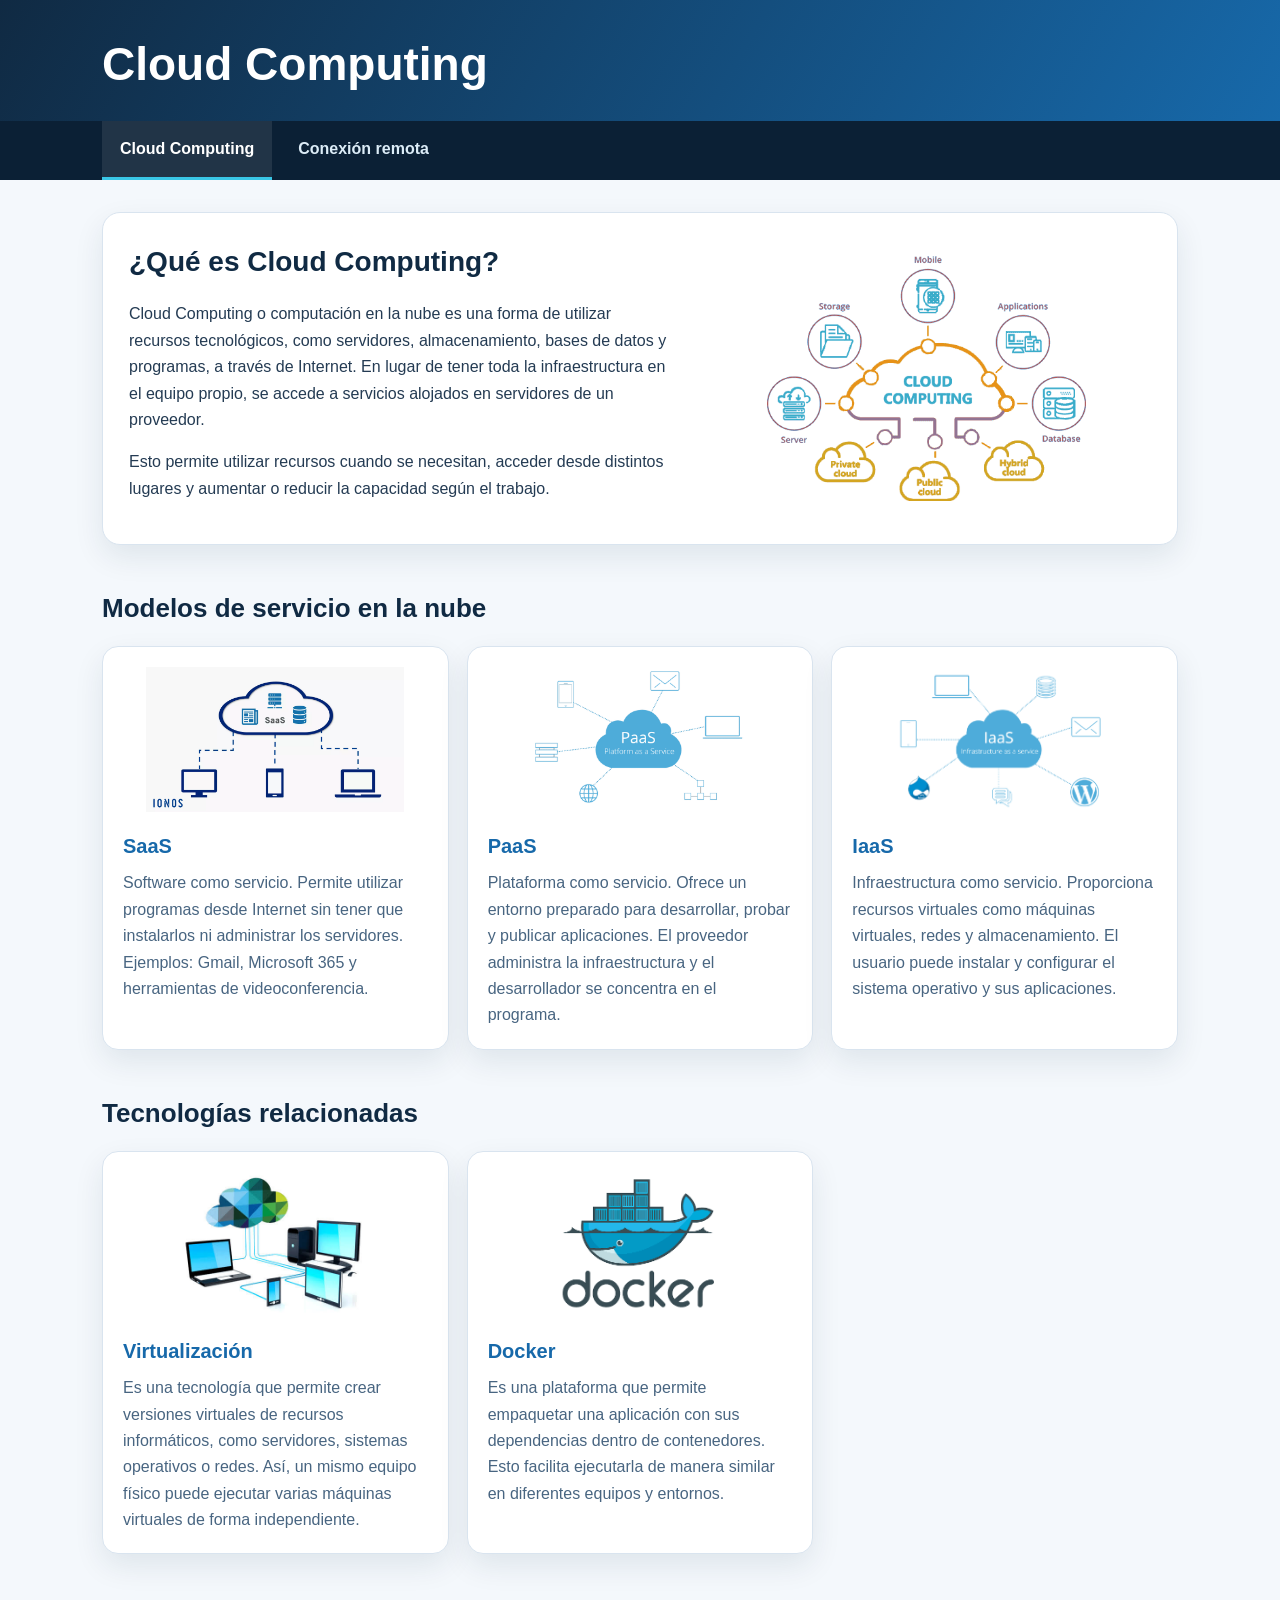
<file: index.html>
<!DOCTYPE html>
<html lang="es">
<head>
  <meta charset="UTF-8">
  <meta name="viewport" content="width=device-width, initial-scale=1.0">
  <title>Cloud Computing | Servicios en la nube</title>
  <link rel="stylesheet" href="style.css">
</head>
<body>
<header><div class="top">
  <div class="brand"></div>
  <h1>Cloud Computing</h1>
  <p></p>
</div></header>
<nav><div class="nav-inner">
  <a class="active" href="index.html">Cloud Computing</a>
  <a href="conexion-remota.html">Conexión remota</a>
</div></nav>
<main>
  <section class="intro">
    <div><h2>¿Qué es Cloud Computing?</h2>
      <p>Cloud Computing o computación en la nube es una forma de utilizar recursos tecnológicos, como servidores, almacenamiento, bases de datos y programas, a través de Internet. En lugar de tener toda la infraestructura en el equipo propio, se accede a servicios alojados en servidores de un proveedor.</p>
      <p>Esto permite utilizar recursos cuando se necesitan, acceder desde distintos lugares y aumentar o reducir la capacidad según el trabajo.</p>
    </div>
    <img src="img/cloud.png" alt="Ilustración de computación en la nube">
  </section>

  <h2 class="section-title">Modelos de servicio en la nube</h2>
  <section class="grid">
    <article class="card"><img src="img/saas.png" alt="Ilustración de SaaS"><h3>SaaS</h3>
      <p>Software como servicio. Permite utilizar programas desde Internet sin tener que instalarlos ni administrar los servidores. Ejemplos: Gmail, Microsoft 365 y herramientas de videoconferencia.</p></article>
    <article class="card"><img src="img/paas.png" alt="Ilustración de PaaS"><h3>PaaS</h3>
      <p>Plataforma como servicio. Ofrece un entorno preparado para desarrollar, probar y publicar aplicaciones. El proveedor administra la infraestructura y el desarrollador se concentra en el programa.</p></article>
    <article class="card"><img src="img/laas.png" alt="Ilustración de IaaS"><h3>IaaS</h3>
      <p>Infraestructura como servicio. Proporciona recursos virtuales como máquinas virtuales, redes y almacenamiento. El usuario puede instalar y configurar el sistema operativo y sus aplicaciones.</p></article>
  </section>

  <h2 class="section-title">Tecnologías relacionadas</h2>
  <section class="grid">
    <article class="card"><img src="img/virtualizacion.png" alt="Ilustración de virtualización"><h3>Virtualización</h3>
      <p>Es una tecnología que permite crear versiones virtuales de recursos informáticos, como servidores, sistemas operativos o redes. Así, un mismo equipo físico puede ejecutar varias máquinas virtuales de forma independiente.</p></article>
    <article class="card"><img src="img/docker.png" alt="Ilustración de Docker"><h3>Docker</h3>
      <p>Es una plataforma que permite empaquetar una aplicación con sus dependencias dentro de contenedores. Esto facilita ejecutarla de manera similar en diferentes equipos y entornos.</p></article>
  </section>
</main>
<footer></footer>
</body>
</html>
</file>
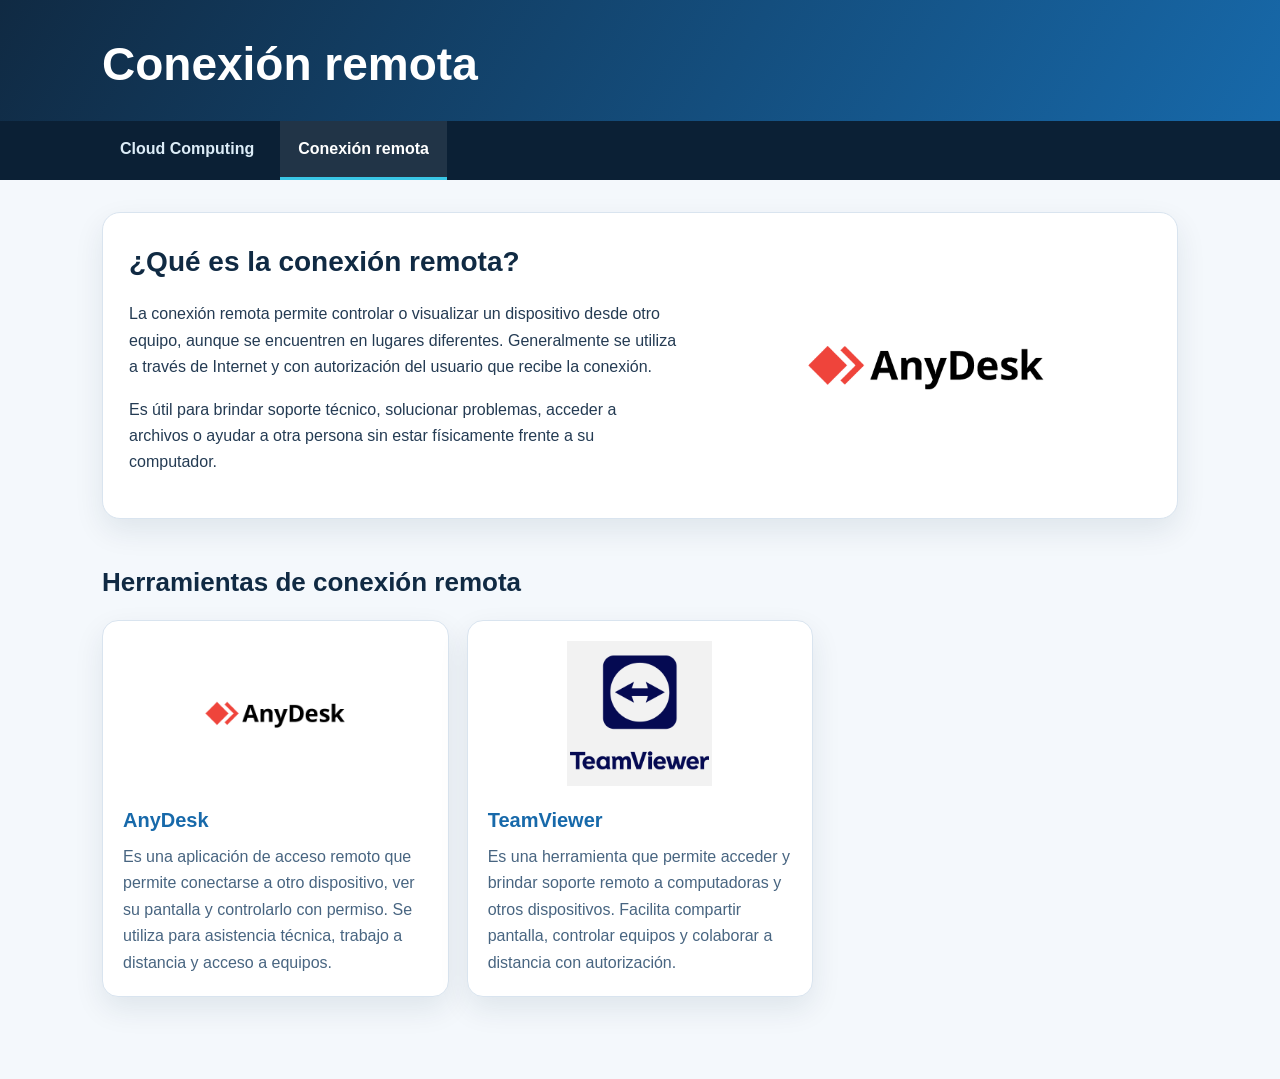
<file: conexion-remota.html>
<!DOCTYPE html>
<html lang="es">
<head>
  <meta charset="UTF-8">
  <meta name="viewport" content="width=device-width, initial-scale=1.0">
  <title>Conexión remota | Herramientas</title>
  <link rel="stylesheet" href="style.css">
</head>
<body>
<header><div class="top">
  <div class="brand"></div>
  <h1>Conexión remota</h1>
</div></header>
<nav><div class="nav-inner">
  <a href="index.html">Cloud Computing</a>
  <a class="active" href="conexion-remota.html">Conexión remota</a>
</div></nav>
<main>
  <section class="intro">
    <div><h2>¿Qué es la conexión remota?</h2>
      <p>La conexión remota permite controlar o visualizar un dispositivo desde otro equipo, aunque se encuentren en lugares diferentes. Generalmente se utiliza a través de Internet y con autorización del usuario que recibe la conexión.</p>
      <p>Es útil para brindar soporte técnico, solucionar problemas, acceder a archivos o ayudar a otra persona sin estar físicamente frente a su computador.</p>
    </div>
    <img src="img/anydesk.png" alt="Ilustración de acceso remoto">
  </section>
  <h2 class="section-title">Herramientas de conexión remota</h2>
  <section class="grid">
    <article class="card"><img src="img/anydesk.png" alt="Ilustración de AnyDesk"><h3>AnyDesk</h3>
      <p>Es una aplicación de acceso remoto que permite conectarse a otro dispositivo, ver su pantalla y controlarlo con permiso. Se utiliza para asistencia técnica, trabajo a distancia y acceso a equipos.</p></article>
    <article class="card"><img src="img/teamviewer.png" alt="Ilustración de TeamViewer"><h3>TeamViewer</h3>
      <p>Es una herramienta que permite acceder y brindar soporte remoto a computadoras y otros dispositivos. Facilita compartir pantalla, controlar equipos y colaborar a distancia con autorización.</p></article>
  </section>
</main>
</body>
</html>
</file>
<file: style.css>
:root{--navy:#102a43;--blue:#1769aa;--cyan:#19a7ce;--bg:#f4f8fc;--ink:#243b53;--muted:#627d98;--white:#fff;--line:#d9e4ef;--shadow:0 12px 30px rgba(16,42,67,.09)}
*{box-sizing:border-box}
html{scroll-behavior:smooth}
body{margin:0;font-family:Arial,Helvetica,sans-serif;background:var(--bg);color:var(--ink);line-height:1.65}
header{background:linear-gradient(120deg,#102a43,#1769aa);color:white}
.top{max-width:1120px;margin:auto;padding:26px 22px 18px}
.brand{font-size:14px;letter-spacing:2px;text-transform:uppercase;color:#b9e6f2;font-weight:700}
h1{font-size:clamp(30px,5vw,46px);line-height:1.15;margin:12px 0}
header p{max-width:720px;color:#e5f3fb;margin:0}
nav{background:#0b2035}
.nav-inner{max-width:1120px;margin:auto;display:flex;gap:8px;padding:0 22px}
nav a{color:#dcecf7;text-decoration:none;padding:15px 18px;font-weight:700;border-bottom:3px solid transparent}
nav a:hover,nav a.active{color:white;background:rgba(255,255,255,.09);border-bottom-color:#39c6e6}
main{max-width:1120px;margin:32px auto;padding:0 22px 50px}
.intro{display:grid;grid-template-columns:1.1fr .9fr;gap:26px;align-items:center;background:white;padding:26px;border:1px solid var(--line);border-radius:18px;box-shadow:var(--shadow)}
.intro h2{font-size:28px;color:var(--navy);margin:0 0 8px}
.intro img{width:100%;max-height:245px;object-fit:contain}
.section-title{margin:42px 0 16px;color:var(--navy);font-size:26px}
.grid{display:grid;grid-template-columns:repeat(3,1fr);gap:18px}
.card{background:white;border:1px solid var(--line);border-radius:16px;padding:20px;box-shadow:var(--shadow)}
.card img{width:100%;height:145px;object-fit:contain;margin-bottom:10px}
.card h3{margin:0 0 7px;color:var(--blue);font-size:20px}
.card p{margin:0;color:#486581}
.note{margin-top:24px;padding:18px 20px;border-left:5px solid var(--cyan);background:#eaf7fb;border-radius:8px}
footer{text-align:center;padding:24px;color:#627d98;background:#eaf0f6;font-size:14px}
@media(max-width:760px){.intro{grid-template-columns:1fr}.grid{grid-template-columns:1fr 1fr}.nav-inner{padding:0 10px}nav a{padding:13px 12px}}
@media(max-width:520px){.grid{grid-template-columns:1fr}.top{padding-top:22px}}
</file>
